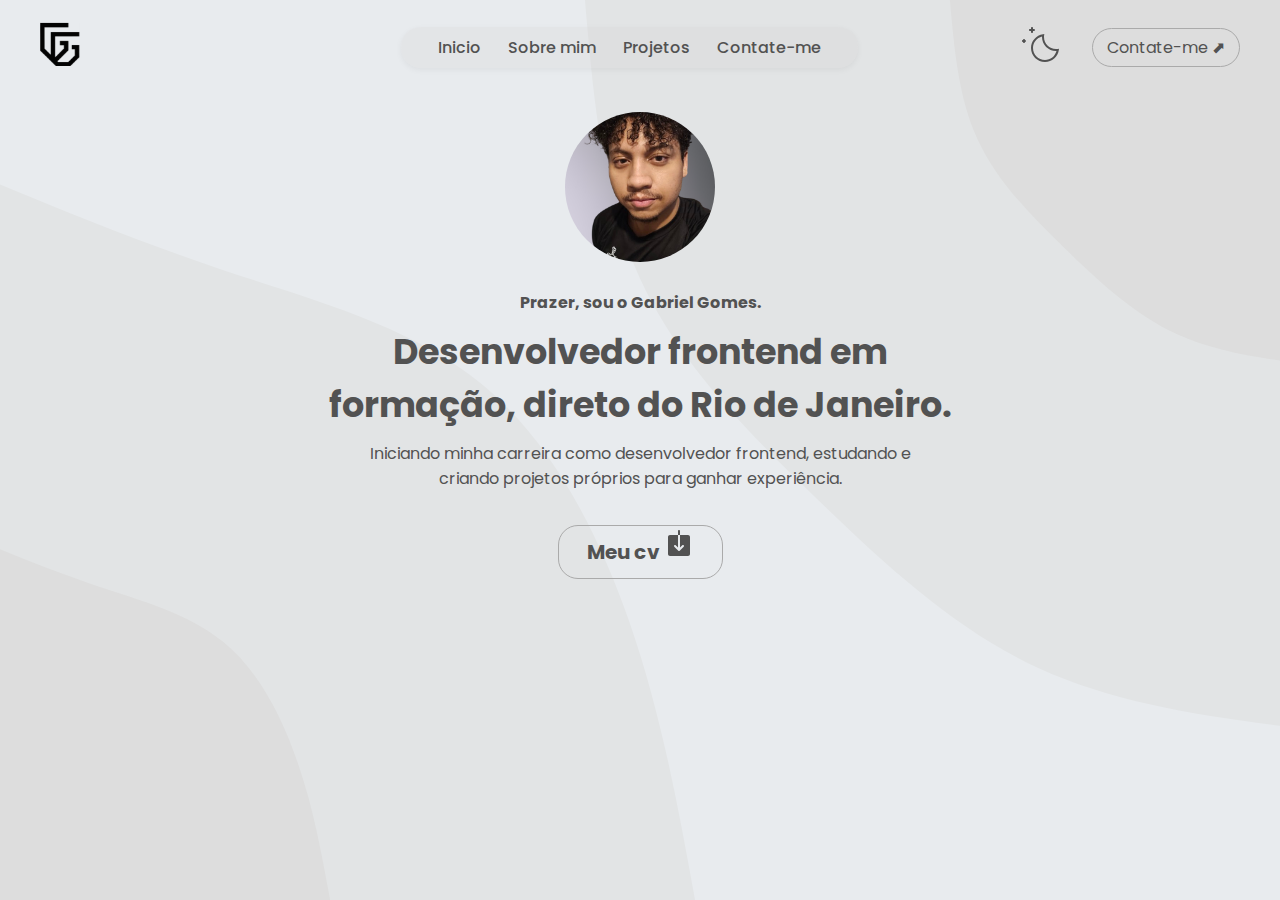
<file: index.html>
<!DOCTYPE html>
<html lang="pt-br">
<head>
  <meta charset="UTF-8" />
  <meta name="viewport" content="width=device-width, initial-scale=1" />
  <link rel="stylesheet" href="style.css">
  <title>Gabriel | Portfólio</title>
   <link
    rel="stylesheet"
    href="https://cdnjs.cloudflare.com/ajax/libs/animate.css/4.1.1/animate.min.css"
  />
  <link rel="preconnect" href="https://fonts.googleapis.com">
<link rel="preconnect" href="https://fonts.gstatic.com" crossorigin>
<link href="https://fonts.googleapis.com/css2?family=Josefin+Sans:ital,wght@0,100..700;1,100..700&family=Overpass:ital,wght@0,100..900;1,100..900&family=Playfair+Display:ital,wght@0,400..900;1,400..900&family=Poppins:ital,wght@0,100;0,200;0,300;0,400;0,500;0,600;0,700;0,800;0,900;1,100;1,200;1,300;1,400;1,500;1,600;1,700;1,800;1,900&display=swap" rel="stylesheet">
</head>
<body>

  <header class="animate__animated animate__bounceInDown">
    <div class="logo"> <img id="logo" src="imagens/icons/logo_preta.svg" alt="logo"></div>

    <nav>
      <a onclick="mudarPagina('home')">Inicio</a>
      <a onclick="mudarPagina('about-me')">Sobre mim</a>
      <a onclick="mudarPagina('projects')">Projetos</a>
      <a onclick="mudarPagina('contact')">Contate-me</a>
    </nav>
    
    <div class="right-buttons">    
      <button class="theme" onclick="changeTheme()">
        <img id="icon"src="imagens/icons/moon.svg" alt="Ícone do tema" />
    </button>
    <a href="#" class="button-top-right" >Contate-me ⬈ </a>   
</div>    
  </header>

      <!-- Home --> 
  <main class="animate__animated animate__bounceInDown">
      <section style="display: block;" id="home">
          <img class="profilephoto" id="profile-photo" src="imagens/profile_branco.jpg" alt="profilephoto">
          <p class="subtitle">Prazer, sou o Gabriel Gomes.</p>
          <h1 class="title" >Desenvolvedor frontend em formação, direto do Rio de Janeiro.</h1>
          <p class="description">
            Iniciando minha carreira como desenvolvedor frontend,
            estudando e criando projetos próprios para ganhar experiência.
          </p>
          <div class="button-bottom">
            <a href="pdfs/curriculo.pdf" target="_blank" class="button-cv">Meu cv <img src="imagens/icons/download_preto.svg  " alt="icon-dowload"></a>
          </div>
        </section>
      
      <!-- About-me -->  
        <section style="display: none;" id="about-me">
          <div class="head">
          <p class="subtitle" >Introdução</p>
          <h1 class="main-title">Sobre mim</h1>
          <p class="description">
            Developer em formação, com foco em  JavaScript. Em constante evolução,
            estou em busca da minha primeira oportunidade como estagiário para aplicar e expandir meus conhecimentos.
          </p>
             </div>
            <article class="card-aboutme">

  <!-- Cards de informações -->
  <div class="card-info-group">
    <div class="card-info">
      <img id="icon-language" src="imagens/icons/language_preto.svg" alt="Language Icon">
      <h2>Linguagens</h2>
      <p>HTML, CSS, JavaScript</p>
    </div>

    <div class="card-info">
      <img id="icon-college" src="imagens/icons/college_preto.svg" alt="college icon">
      <h2>Cursando</h2>
      <p>Superior de Tecnologia em Análise e Desenvolvimento de Sistemas</p>
    </div>

    <div class="card-info">
      <img id="icon-projects" src="imagens/icons/projects_preto.svg" alt="projects icon">
      <h2>Projetos</h2>
      <p>Alguns projetos desenvolvidos durante meus estudos e cursos.</p>
    </div>
  </div>
      </article>
        <p>Ferramentas que uso:</p>
        <div class="card-tec">
          <img src="imagens/icons/git_preto.svg" alt="">
          <img src="imagens/icons/github_preto.svg" alt="">
          <img src="imagens/icons/visual_preto.svg" alt="">
          <img src="imagens/icons/figma_preto.svg" alt="">
        </div>
      </article>
       </section>
      
       <section style="display: none;" id="contact">
  <h1>Fale comigo</h1>
  <form action="https://formsubmit.co/gabrielgomeseleven@gmail.com" method="POST" class="form-contato">
    <input type="text" name="name" placeholder="Seu nome" required>
    <input type="email" name="email" placeholder="Seu e-mail" required>
    <textarea name="message" placeholder="Sua mensagem" rows="5" required></textarea>
    <button class="submit" type="submit">Enviar</button>
    <div class="logo-final" >
    <img id="logo" src="imagens/icons/logo_preta.svg" alt="logo">
    </div>
  </form>
    <footer class="rodape">   
        <img id="email_icon" src="imagens/icons/email_preto.svg" alt="icon-email">
        <p>gabrielgomeseleven@gmail.com</p>
    </footer> 
</section>
  </main>
    <script src="script.js"></script> 
</body>
</html>
</file>
<file: style.css>
:root {
      --text-color: #525252;
      --desc-color: #777;
      --card-color: rgba(206, 203, 203, 0.164);
      --border-color: #aaa;
      --btn-black: black;
      --btn-white: white;
      --bnt-text: rgb(255, 255, 255);
    }               

    body.dark {
        --text-color: #e9e8e8;
        --card-color: rgba(255, 255, 255, 0.027);
        --btn-black: white;
        --bnt-text:black;
        background-image: url(imagens/fundo_preto.svg);
    }   

    body {
        margin: 0;
        padding: 0;
        background-image: url(imagens/fundo_branco.svg) ;
        background-repeat: no-repeat;
        background-size: cover;
        background-position: center;
        height: 100vh;
        color: var(--text-color);
        font-family: 'Poppins';
        font-weight: bolder;
        text-align: center  ;
        }

    #logo{
        width: 40px;
    }   

    #icon {
        width: 50px;
        cursor: pointer;
    }

    .theme {
        background-color: transparent;
        border: none;
    }
    header {
        display:flex; 
        justify-content: space-between;
        align-items: center;
        padding: 20px 40px;
    }

    nav {
        background: var(--card-color);
        padding: 8px 25px;
        border-radius: 20px;    
        box-shadow: 0 2px 6px rgba(0, 0, 0, 0.05);
        margin-left: 14%;
    }
    nav a {
        margin: 0 12px;
        color: var(--text-color);
        font-weight: 500;
        cursor: pointer;
        font-size: 16px;    
    }   

    .right-buttons {
        display: flex;
        align-items: center;
        gap: 20px;
    }

    .button-top-right {
        padding: 6px 14px;
        border: 1px solid var(--border-color);
        border-radius: 20px;
        text-decoration: none;
        color: var(--text-color);
        font-size: 16px;
        font-weight: normal;
    }

    .profilephoto {
        width: 150px;
        height: 150px;
        border-radius: 50%;
        object-fit: cover;
        margin-bottom: 5px;
    }

     main {
        margin-top: 15px;
        padding: 2px;
        min-height: 300px;
    }   

    .subtitle{
        margin-inline: 20%;
        font-size: 16px;
        margin-bottom: 10px;
    }

    .title{
        margin-top: 10px;
        margin-inline: 25%;
        font-size: 35px; 
        margin-bottom: 10px;
    }

    .description {
        margin-top: 5px;
        margin-inline: 28%;
        font-size: 16px;
        color: var(--text-color);
        font-weight: normal;
        margin-bottom: 3%;
    }

    .button-bottom {
        align-items: center;
    }

    .button-cv {
        padding: 12px 28px;
        border: 1px solid var(--border-color);
        border-radius: 20px;
        text-decoration: none;
        color: var(--text-color);
        font-size: 20px;   
     }

    /* ABOUT-ME */

    .about-me {
    padding:     20%;
    }   

    .head {
    text-align: center;
    margin-bottom: 15px;
    }

    .subtitle {
    font-size: 16px;
    margin-bottom: 5px;
    }

    .main-title {
    font-size: 35px;
    margin: 0;
    }

    .about-me .description {
    font-size: 16px;
    color: var(--text-color);
    font-weight: normal;
    text-align: center;
    margin: 15px auto 40px;
    max-width: 700px;
    }

    .card-aboutme {
    display: flex;
    align-items: flex-start; 
    justify-content: center;
    gap: 30px;
    max-width: 1100px;
    margin: 0 auto;
    }


    .card-info-group {
    display: flex;
    gap: 20px;
    justify-content: center;
    flex: 1;
    }

    .card-info {
    flex: 1;
    background-color: var(--card-color);
    border: 1px solid var(--border-color);
    padding: 20px;
    border-radius: 15px;
    text-align: center;
    box-shadow: 0 2px 8px rgba(0,0,0,0.05); 
    transition: transform 0.3s ease;
    }

    .card-info:hover {
    transform: scale(1.03);
    box-shadow: 5px 10px 3px rgba(0,0,0,0.2);
    background-color: rgba(0, 0, 0, 0.05);
}

    .card-info img {
    width: 35px;
    margin-bottom: 10px;
    }       

    .card-info h2 { 
    font-size: 16px;
    margin: 0 0 8px;
    }

    .card-info p {
    font-size: 14px;
    color: var(--desc-color);
    }

    .card-tec {
    display: flex;
    align-items: center;
    justify-content: center;
    gap: 30px;
    }

    .card-tec:hover{
        transform: translateY(-8px);
    }

    /* Contate me */
    
        #contato {
    padding: 40px;
    background-color: var(--bg-color);
    color: var(--text-color);
    text-align: center;

    }

    .form-contato {
    max-width: 600px;
    margin: auto;
    display: flex;
    flex-direction: column;
    gap: 15px;font-family: 'Poppins';
    }

    .form-contato input,
    .form-contato textarea {
    padding: 10px;
    border: 1px solid var(--border-color);
    border-radius: 8px;
    font-size: 16px;
    background-color: var(--card-color);
    color: var(--text-color);
    }

    .form-contato button {
    padding: 12px;
    background-color: var(--btn-black);
    color: var(--bnt-text);
    border: none;
    border-radius: 8px;
    cursor: pointer;
    font-size: 16px;
    transition: background 0.3s;
    font-family: 'Poppins';      
    }

    .form-contato button:hover {
    background-color: #333;
    }

    .rodape {
    display: flex;
    justify-content: center;
    align-items: center;
    }

    #logo-final {
    width: 40px;
    margin-inline: 10px;
    text-align: center;
    }
</file>
<file: src/style.css>
:root {
     --text-color: #525252;
     --desc-color: #777;
     --card-color: rgba(206, 203, 203, 0.164);
     --border-color: #aaa;
     --btn-black: black;
     --btn-white: white;
     --bnt-text: white;
 }

 body.dark {
     --text-color: #e9e8e8;
     --desc-color: #b8b1b1;
     --card-color: rgba(255, 255, 255, 0.027);
     --btn-black: white;
     --bnt-text: black;
     background-image: url(/assets/imagens/fundo_preto.svg);
 }  

 body {
     margin: 0;
     padding: 0;
     background-image: url(/assets/imagens/fundo_branco.svg);
     background-repeat: no-repeat;
     background-size: cover;
     background-position: center;
     height: 100vh;
     color: var(--text-color);
     font-family: 'Poppins';
     font-weight: bolder;
     text-align: center;
 }

 #logo {
     width: 40px;
 }

 #icon {
     width: 50px;
     cursor: pointer;
 }

 .theme {
     background-color: transparent;
     border: none;
 }

 header {
     display: flex;
     justify-content: space-between;
     align-items: center;
     padding: 20px 40px;
 }

 nav {
     background: var(--card-color);
     padding: 8px 25px;
     border-radius: 20px;
     box-shadow: 0 2px 6px rgba(0, 0, 0, 0.05);
     margin-left: 14%;
 }

 nav a {
     margin: 0 12px;
     color: var(--text-color);
     font-weight: 500;
     cursor: pointer;
     font-size: 16px;
 }

 .right-buttons {
     display: flex;
     align-items: center;
     gap: 20px;
 }

 .button-top-right {
     padding: 6px 14px;
     border: 1px solid var(--border-color);
     border-radius: 20px;
     text-decoration: none;
     color: var(--text-color);
     font-size: 16px;
     font-weight: normal;
 }

 .profilephoto {
     width: 150px;
     height: 150px;
     border-radius: 50%;
     object-fit: cover;
     margin-bottom: 5px;
 }

 main {
     margin-top: 15px;
     padding: 2px;
     min-height: 300px;
 }

 .subtitle {
     margin-inline: 20%;
     font-size: 16px;
     margin-bottom: 10px;
 }

 .title {
     margin-top: 10px;
     margin-inline: 25%;
     font-size: 35px;
     margin-bottom: 10px;
 }

 .description {
     margin-top: 5px;
     margin-inline: 28%;
     font-size: 16px;
     color: var(--text-color);
     font-weight: normal;
     margin-bottom: 3%;
 }

 .button-bottom {
     align-items: center;
 }

 .button-cv {
     padding: 12px 28px;
     border: 1px solid var(--border-color);
     border-radius: 20px;
     text-decoration: none;
     color: var(--text-color);
     font-size: 20px;
 }

 /* ABOUT-ME */

 .about-me {
     padding: 20%;
 }

 .head {
     text-align: center;
     margin-bottom: 15px;
 }

 .subtitle {
     font-size: 16px;
     margin-bottom: 5px;
 }

 .main-title {
     font-size: 35px;
     margin: 0;
 }

 .about-me .description {
     font-size: 16px;
     color: var(--text-color);
     font-weight: normal;
     text-align: center;
     margin: 15px auto 40px;
     max-width: 700px;
 }

 .card-aboutme {
     display: flex;
     align-items: flex-start;
     justify-content: center;
     gap: 30px;
     max-width: 1100px;
     margin: 0 auto;
 }


 .card-info-group {
     display: flex;
     gap: 20px;
     justify-content: center;
     flex: 1;
 }

 .card-info {
     flex: 1;
     background-color: var(--card-color);
     border: 1px solid var(--border-color);
     padding: 20px;
     border-radius: 15px;
     text-align: center;
     box-shadow: 0 2px 8px rgba(0, 0, 0, 0.05);
     transition: transform 0.3s ease;
 }

 .card-info:hover {
     transform: scale(1.03);
     box-shadow: 5px 10px 3px rgba(0, 0, 0, 0.2);
     background-color: rgba(0, 0, 0, 0.05);
 }

 .card-info img {
     width: 35px;
     margin-bottom: 10px;
 }

 .card-info h2 {
     font-size: 16px;
     margin: 0 0 8px;
 }

 .card-info p {
     font-size: 14px;
     color: var(--desc-color);
 }

 .card-tec {
     display: flex;
     align-items: center;
     justify-content: center;
     gap: 30px;
 }

 .card-tec:hover {
     transform: translateY(-8px);
 }

 /* Contate me */

 #contato {
     padding: 40px;
     background-color: var(--bg-color);
     color: var(--text-color);
     text-align: center;

 }

 .form-contato {
     max-width: 600px;
     margin: auto;
     display: flex;
     flex-direction: column;
     gap: 15px;
     font-family: 'Poppins';
 }

 .form-contato input,
 .form-contato textarea {
     padding: 10px;
     border: 1px solid var(--border-color);
     border-radius: 8px;
     font-size: 16px;
     background-color: var(--card-color);
     color: var(--text-color);
 }

 .form-contato button {
     padding: 12px;
     background-color: var(--btn-black);
     color: var(--bnt-text);
     border: none;
     border-radius: 8px;
     cursor: pointer;
     font-size: 16px;
     transition: background 0.3s;
     font-family: 'Poppins';
 }

 .form-contato button:hover {
     background-color: #333;
 }

 .rodape {
     display: flex;
     justify-content: center;
     align-items: center;
 }

 #logo-final {
     width: 40px;
     margin-inline: 10px;
     text-align: center;
 }

 /* Projects */

 article {
     display: flex;
     gap: 20px;
     justify-content: center;
 }

 .projects-cards {
     width: 300px;
     height: 340px;
     border: 1px solid var(--border-color);
     border-radius: 8px;
     box-shadow: 2px 2px 8px rgba(0, 0, 0, 0.2);
     display: flex;
     justify-content: center;
     align-items: center;
     margin: 10px;
     transition: transform 0.3s ease;
     text-decoration: none;
     color: var(--text-color);
     overflow: hidden;
 }

 .projects-cards:hover {
     transform: scale(1.03);
 }

 .projects-cards img {
     width: 100%;
     height: 100%;
     object-fit: cover;
     border-radius: 8px;
 }

 .card-cs {
     flex-direction: column;
     text-align: center;
     border-color: var(--border-color);
 }

 .card-cs h2 {
     font-size: 1.4rem;
     margin-bottom: 10px;
 }

 .card-cs p {
     font-size: 15px;
 }
</file>
